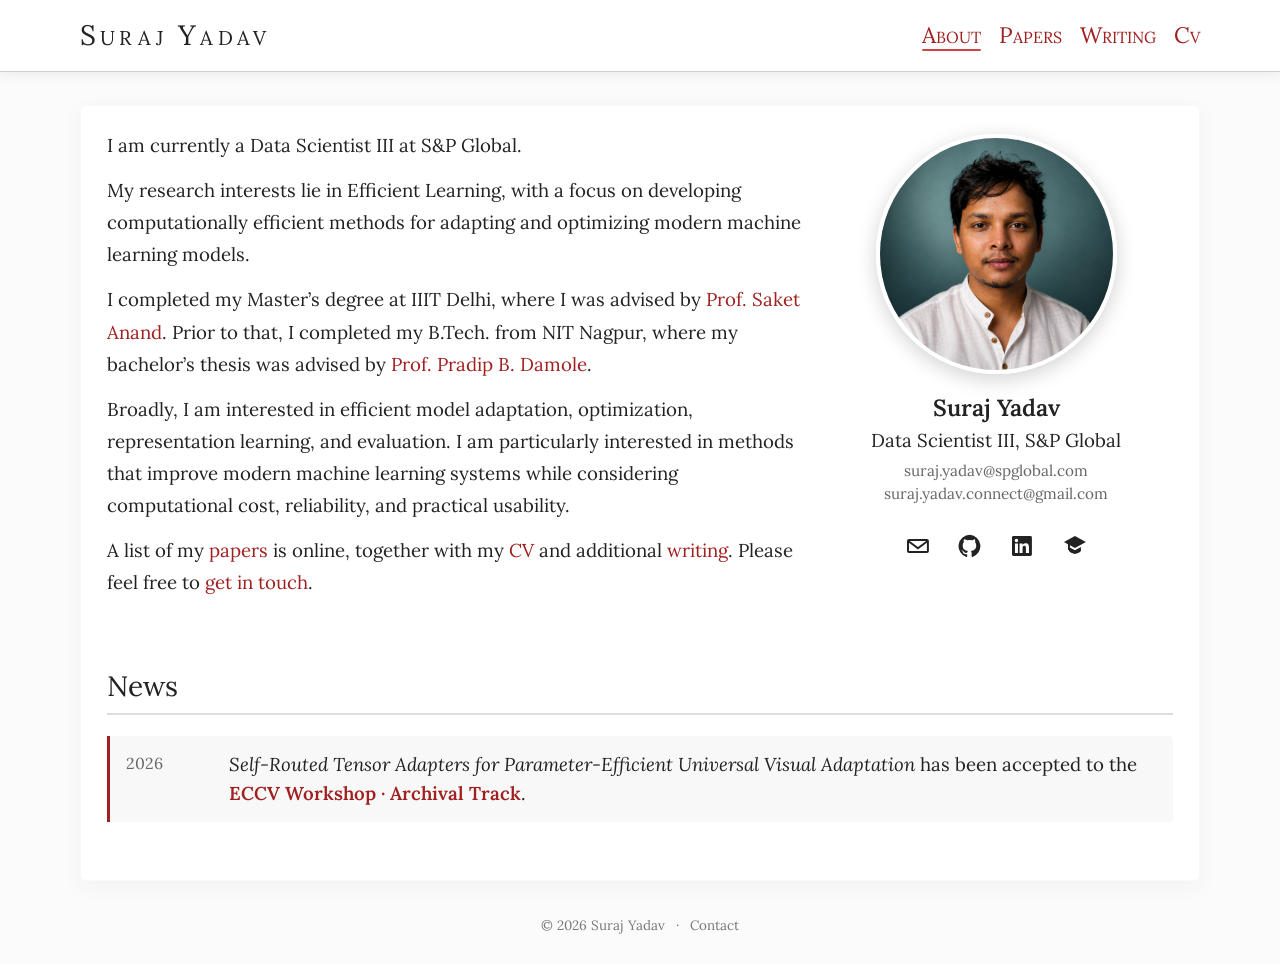
<file: index.html>
<!doctype html>
<html lang="en">
<head>
  <meta charset="UTF-8" />
  <meta name="viewport" content="width=device-width, initial-scale=1.0" />
  <meta name="description" content="Suraj Yadav — Data Scientist III at S&amp;P Global researching efficient machine learning." />
  <title>Suraj Yadav</title>
  <link rel="stylesheet" href="style.css" />
</head>
<body>
<div class="page">
  <script src="header.js?v=2"></script>

  <main>
    <section class="home-intro" aria-label="About Suraj Yadav">
      <aside class="home-profile" aria-label="Profile">
        <div class="profile-card">
          <img src="photo.jpg" alt="Suraj Yadav" />
          <strong>Suraj Yadav</strong><br />
          <span class="profile-role">Data Scientist III, S&amp;P Global</span><br />
          <div class="profile-emails">
            <a class="profile-email" href="mailto:suraj.yadav@spglobal.com">suraj.yadav@spglobal.com</a>
            <a class="profile-email" href="mailto:suraj.yadav.connect@gmail.com">suraj.yadav.connect@gmail.com</a>
          </div>

          <div class="profile-links" aria-label="Contact links">
            <a href="mailto:suraj.yadav.connect@gmail.com" aria-label="Email Suraj" data-label="Email">
              <svg viewBox="0 0 24 24" aria-hidden="true"><path d="M3 5h18a2 2 0 0 1 2 2v10a2 2 0 0 1-2 2H3a2 2 0 0 1-2-2V7a2 2 0 0 1 2-2Zm9 8.1L20.2 7H3.8L12 13.1Zm0 2.4L3 8.8V17h18V8.8l-9 6.7Z"/></svg>
            </a>
            <a href="https://github.com/surajyadav-research" target="_blank" rel="noopener noreferrer" aria-label="Suraj on GitHub" data-label="GitHub">
              <svg viewBox="0 0 24 24" aria-hidden="true"><path d="M12 .7a11.5 11.5 0 0 0-3.6 22.4c.6.1.8-.2.8-.6v-2.2c-3.3.7-4-1.4-4-1.4-.5-1.4-1.3-1.7-1.3-1.7-1.1-.7.1-.7.1-.7 1.2.1 1.8 1.2 1.8 1.2 1.1 1.8 2.8 1.3 3.5 1 .1-.8.4-1.3.8-1.6-2.6-.3-5.4-1.3-5.4-5.7 0-1.3.5-2.3 1.2-3.1-.1-.3-.5-1.5.1-3.1 0 0 1-.3 3.2 1.2a11 11 0 0 1 5.8 0C15.8 4.9 17 5.2 17 5.2c.6 1.6.2 2.8.1 3.1.8.8 1.2 1.8 1.2 3.1 0 4.4-2.7 5.4-5.4 5.7.4.4.8 1.1.8 2.2v3.2c0 .4.2.7.8.6A11.5 11.5 0 0 0 12 .7Z"/></svg>
            </a>
            <a href="https://www.linkedin.com/in/suraj-yadav-2b3870202/" target="_blank" rel="noopener noreferrer" aria-label="Suraj on LinkedIn" data-label="LinkedIn">
              <svg viewBox="0 0 24 24" aria-hidden="true"><path d="M20.5 2H3.5A1.5 1.5 0 0 0 2 3.5v17A1.5 1.5 0 0 0 3.5 22h17a1.5 1.5 0 0 0 1.5-1.5v-17A1.5 1.5 0 0 0 20.5 2ZM8 19H5V9.5h3V19ZM6.5 8.2A1.75 1.75 0 1 1 6.5 4.7a1.75 1.75 0 0 1 0 3.5ZM19 19h-3v-4.6c0-1.1 0-2.5-1.6-2.5s-1.8 1.2-1.8 2.4V19h-3V9.5h2.9v1.3h.1a3.2 3.2 0 0 1 2.9-1.6c3.1 0 3.6 2 3.6 4.7V19Z"/></svg>
            </a>
            <a href="https://scholar.google.com/citations?user=UGjOBC4AAAAJ&amp;hl=en" target="_blank" rel="noopener noreferrer" aria-label="Suraj on Google Scholar" data-label="Scholar">
              <svg viewBox="0 0 24 24" aria-hidden="true"><path d="M12 2 1 8l4 2.2V16h2v-4.7L12 14l11-6-11-6Zm-6 11v4.2C7.7 19 9.8 20 12 20s4.3-1 6-2.8V13l-6 3.3L6 13Z"/></svg>
            </a>
          </div>
        </div>
      </aside>

      <div class="prose">
        <p>I am currently a Data Scientist III at S&amp;P Global.</p>
        <p>My research interests lie in Efficient Learning, with a focus on developing computationally efficient methods for adapting and optimizing modern machine learning models.</p>
        <p>I completed my Master’s degree at IIIT Delhi, where I was advised by <a href="https://www.iiitd.ac.in/anands" target="_blank" rel="noopener noreferrer">Prof. Saket Anand</a>. Prior to that, I completed my B.Tech. from NIT Nagpur, where my bachelor’s thesis was advised by <a href="https://vnit.ac.in/engineering/chemical/dr-pradip-b-damole/" target="_blank" rel="noopener noreferrer">Prof. Pradip B. Damole</a>.</p>
        <p>Broadly, I am interested in efficient model adaptation, optimization, representation learning, and evaluation. I am particularly interested in methods that improve modern machine learning systems while considering computational cost, reliability, and practical usability.</p>
        <p>A list of my <a href="research.html">papers</a> is online, together with my <a href="cv.html">CV</a> and additional <a href="writing.html">writing</a>. Please feel free to <a href="contact.html">get in touch</a>.</p>
      </div>
    </section>

    <section class="section home-news" aria-labelledby="news-heading">
      <h2 class="section-label" id="news-heading">News</h2>
      <ul class="news-list">
        <li>
          <time datetime="2026">2026</time>
          <span><em>Self-Routed Tensor Adapters for Parameter-Efficient Universal Visual Adaptation</em> has been accepted to the <strong class="news-conference">ECCV Workshop · Archival Track</strong>.</span>
        </li>
      </ul>
    </section>
  </main>
</div>
</body>
</html>
</file>
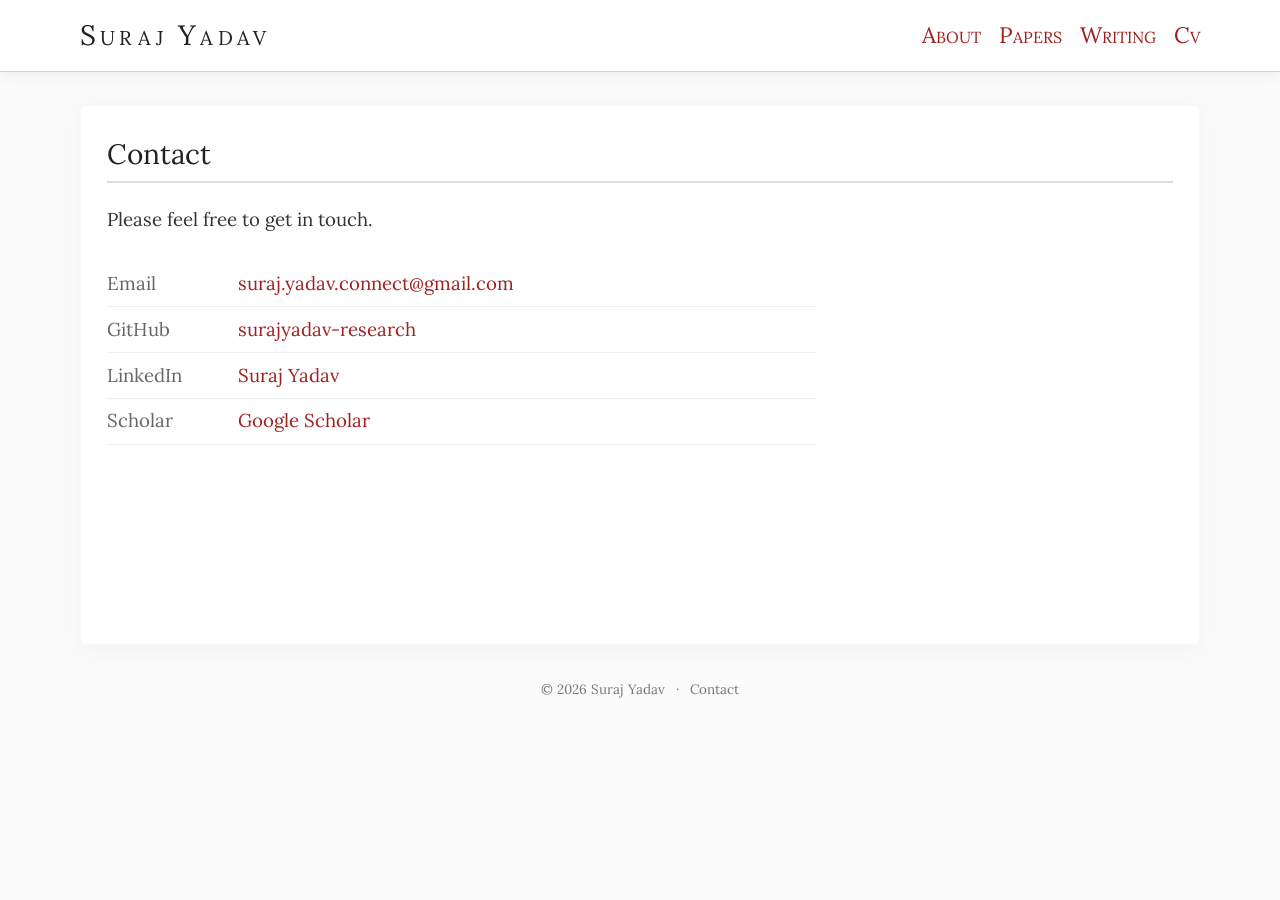
<file: contact.html>
<!doctype html>
<html lang="en">
<head>
  <meta charset="UTF-8" />
  <meta name="viewport" content="width=device-width, initial-scale=1.0" />
  <meta name="description" content="Contact Suraj Yadav." />
  <title>Contact | Suraj Yadav</title>
  <link rel="stylesheet" href="style.css" />
</head>
<body>
<div class="page">
  <script src="header.js?v=2"></script>
  <main>
    <section class="section">
      <div class="section-label">Contact</div>
      <p class="page-intro">Please feel free to get in touch.</p>
      <div class="contact-block">
        <div class="contact-line"><span class="contact-key">Email</span><span class="contact-val"><a href="mailto:suraj.yadav.connect@gmail.com">suraj.yadav.connect@gmail.com</a></span></div>
        <div class="contact-line"><span class="contact-key">GitHub</span><span class="contact-val"><a href="https://github.com/surajyadav-research" target="_blank" rel="noopener noreferrer">surajyadav-research</a></span></div>
        <div class="contact-line"><span class="contact-key">LinkedIn</span><span class="contact-val"><a href="https://www.linkedin.com/in/suraj-yadav-2b3870202/" target="_blank" rel="noopener noreferrer">Suraj Yadav</a></span></div>
        <div class="contact-line"><span class="contact-key">Scholar</span><span class="contact-val"><a href="https://scholar.google.com/citations?user=UGjOBC4AAAAJ&amp;hl=en" target="_blank" rel="noopener noreferrer">Google Scholar</a></span></div>
      </div>
    </section>
  </main>
</div>
</body>
</html>
</file>
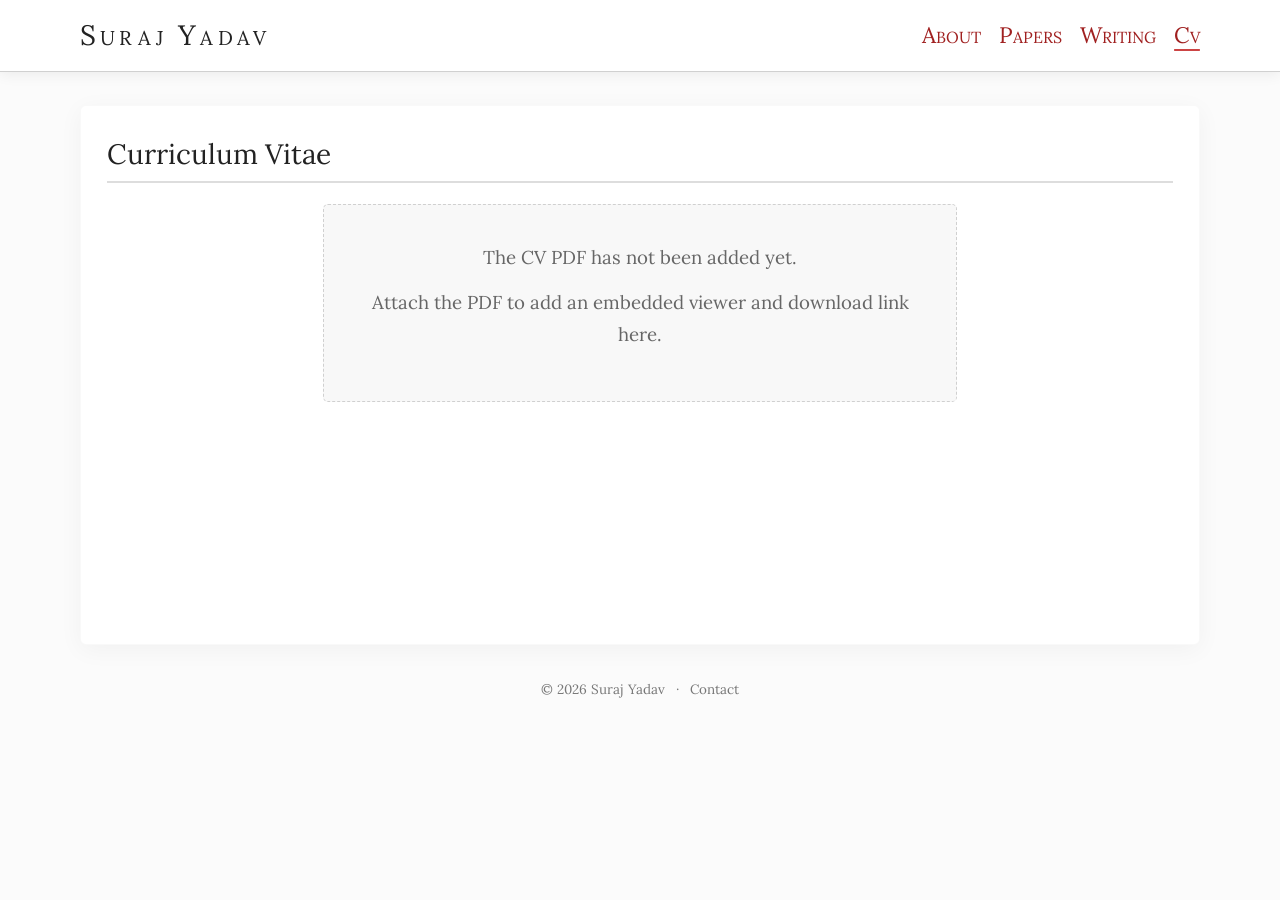
<file: cv.html>
<!doctype html>
<html lang="en">
<head>
  <meta charset="UTF-8" />
  <meta name="viewport" content="width=device-width, initial-scale=1.0" />
  <meta name="description" content="Curriculum vitae of Suraj Yadav." />
  <title>CV | Suraj Yadav</title>
  <link rel="stylesheet" href="style.css" />
</head>
<body>
<div class="page">
  <script src="header.js?v=2"></script>
  <main>
    <section class="section">
      <div class="section-label">Curriculum Vitae</div>
      <div class="cv-empty">
        <p>The CV PDF has not been added yet.</p>
        <p>Attach the PDF to add an embedded viewer and download link here.</p>
      </div>
    </section>
  </main>
</div>
</body>
</html>
</file>
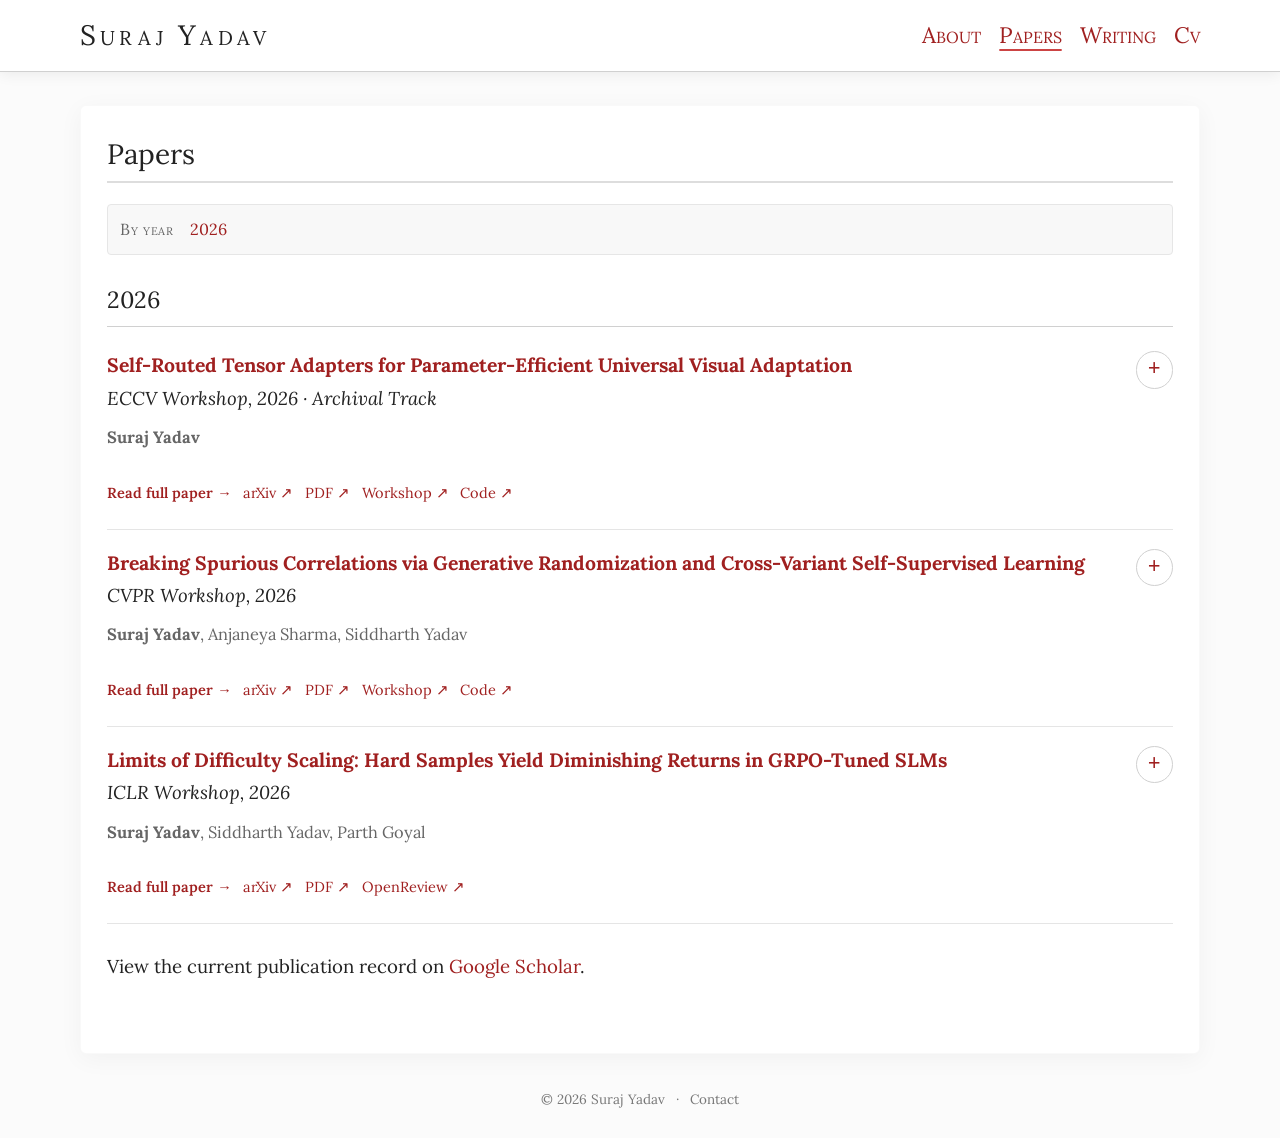
<file: research.html>
<!doctype html>
<html lang="en">
<head>
  <meta charset="UTF-8" />
  <meta name="viewport" content="width=device-width, initial-scale=1.0" />
  <meta name="description" content="Papers and research interests of Suraj Yadav." />
  <title>Papers | Suraj Yadav</title>
  <link rel="stylesheet" href="style.css" />
</head>
<body>
<div class="page">
  <script src="header.js?v=2"></script>
  <main>
    <section class="section">
      <div class="section-label">Papers</div>
      <nav class="year-index" aria-label="Publications by year">
        <span>By year</span>
        <a href="#2026">2026</a>
      </nav>

      <div class="publication-year" id="2026">
        <h2>2026</h2>

        <article class="publication-entry">
          <h3><a href="https://arxiv.org/abs/2608.16384" target="_blank" rel="noopener noreferrer">Self-Routed Tensor Adapters for Parameter-Efficient Universal Visual Adaptation</a></h3>
          <p class="publication-venue">ECCV Workshop, 2026 · Archival Track</p>
          <p class="publication-authors"><strong>Suraj Yadav</strong></p>
          <details class="paper-abstract">
            <summary title="Expand abstract"><span class="sr-only">Expand abstract</span></summary>
            <div class="paper-abstract-content">
              <h4>Abstract</h4>
              <p>Universal visual representations require adaptation mechanisms that adapt across heterogeneous domains without fragmenting knowledge into domain-specific modules. Parameter-efficient fine-tuning adapts frozen visual foundation models efficiently, but standard low-rank adapters use a fixed subspace for all inputs, which can be restrictive when domains differ in style, background, and semantic context. MoE-based adapters improve specialization through multiple expert pathways, but often rely on external routers and large expert banks, adding parameters and separating routing from adaptation. We propose <strong>Self-Routed Tensor Adapters</strong>, a compact framework for multi-domain visual adaptation. SRTA projects each input into a low-rank space, computes routing weights from this representation using a learnable domain matrix, and uses these weights to blend slices of a shared Tucker core. This produces a sample-specific adaptation matrix without an external gating network, allowing shared visual factors to be reused while supporting domain-aware specialization. To strengthen pathway learning, we introduce a progressive depth-weighted routing objective that supervises routing decisions across adapter layers. Across five heterogeneous multi-domain visual classification benchmarks, SRTA achieves competitive or slightly stronger average accuracy than MoE-style PEFT baselines while using substantially fewer trainable parameters. At rank 64, SRTA uses 2.77M parameters in the 4-domain setting compared with 9.52M for MoLoRA, and 3.00M in the 6-domain setting compared with 14.31M. Overall, SRTA offers an effective accuracy-parameter trade-off for adapting visual foundation models toward universal multi-domain representations.</p>
            </div>
          </details>
          <div class="entry-links">
            <a class="primary-paper-link" href="https://arxiv.org/abs/2608.16384" target="_blank" rel="noopener noreferrer">Read full paper →</a>
            <a href="https://arxiv.org/abs/2608.16384" target="_blank" rel="noopener noreferrer">arXiv ↗</a>
            <a href="https://arxiv.org/pdf/2608.16384v1" target="_blank" rel="noopener noreferrer">PDF ↗</a>
            <a href="https://uniworld-ai.github.io/" target="_blank" rel="noopener noreferrer">Workshop ↗</a>
            <a href="https://github.com/surajyadav-research/SRTA" target="_blank" rel="noopener noreferrer">Code ↗</a>
          </div>
        </article>

        <article class="publication-entry">
          <h3><a href="https://arxiv.org/abs/2607.05850" target="_blank" rel="noopener noreferrer">Breaking Spurious Correlations via Generative Randomization and Cross-Variant Self-Supervised Learning</a></h3>
          <p class="publication-venue">CVPR Workshop, 2026</p>
          <p class="publication-authors"><strong>Suraj Yadav</strong>, Anjaneya Sharma, Siddharth Yadav</p>
          <details class="paper-abstract">
            <summary title="Expand abstract"><span class="sr-only">Expand abstract</span></summary>
            <div class="paper-abstract-content">
              <h4>Abstract</h4>
              <p>Deep neural networks trained with Empirical Risk Minimization (ERM) often fail under distribution shifts because they exploit spurious correlations between object labels and background context. Recent generative approaches address this issue by creating counterfactual images with altered contexts, but typically use these samples as standard data augmentation, leaving the model free to retain background-sensitive representations. We propose a two-stage framework that uses generative intervention to explicitly learn background-invariant visual representations. First, we isolate the foreground object using zero-shot segmentation and generate context-shifted variants with a structure-preserving diffusion model, preserving object identity while varying the surrounding environment. We then introduce Cross-Variant Self-Supervised Learning, where variants of the same object under different backgrounds form positive pairs in a contrastive objective. This encourages the encoder to align object-centric representations while suppressing background-specific cues. Then, we fine-tune the pretrained encoder using an ERM warm-up followed by GroupDRO with layer-wise learning rates. Experiments on distribution-shift benchmarks demonstrate best worst-group performance, achieving 92.5% on Waterbirds, 81.7% on MetaShift, and 87.4% on NICO++.</p>
            </div>
          </details>
          <div class="entry-links">
            <a class="primary-paper-link" href="https://arxiv.org/abs/2607.05850" target="_blank" rel="noopener noreferrer">Read full paper →</a>
            <a href="https://arxiv.org/abs/2607.05850" target="_blank" rel="noopener noreferrer">arXiv ↗</a>
            <a href="https://generative-vision.github.io/workshop-CVPR-26/papers/23.pdf" target="_blank" rel="noopener noreferrer">PDF ↗</a>
            <a href="https://generative-vision.github.io/workshop-CVPR-26/" target="_blank" rel="noopener noreferrer">Workshop ↗</a>
            <a href="https://github.com/surajyadav-research/GRSSL" target="_blank" rel="noopener noreferrer">Code ↗</a>
          </div>
        </article>

        <article class="publication-entry">
          <h3><a href="https://arxiv.org/abs/2604.06298" target="_blank" rel="noopener noreferrer">Limits of Difficulty Scaling: Hard Samples Yield Diminishing Returns in GRPO-Tuned SLMs</a></h3>
          <p class="publication-venue">ICLR Workshop, 2026</p>
          <p class="publication-authors"><strong>Suraj Yadav</strong>, Siddharth Yadav, Parth Goyal</p>
          <details class="paper-abstract">
            <summary title="Expand abstract"><span class="sr-only">Expand abstract</span></summary>
            <div class="paper-abstract-content">
              <h4>Abstract</h4>
              <p>Recent alignment work on Large Language Models (LLMs) suggests preference optimization can improve reasoning by shifting probability mass toward better solutions. We test this claim in a resource-constrained setting by applying GRPO with LoRA to SLMs (up to 3B) for math reasoning on GSM8K and MATH datasets with difficulty-stratified analyses. As problem difficulty increases, accuracy plateaus, revealing a capacity boundary: GRPO primarily reshapes output preferences without reliably improving hardest-tier solving. Consistent with this, training GRPO only on lower-difficulty problems matches full-dataset accuracy across difficulty tiers while using only ~45% training steps, indicating diminishing returns from harder samples in this regime. We also find a cross-dataset generalization effect: GSM8K-trained GRPO achieves higher accuracy on the numeric subset of MATH than MATH-trained GRPO, exceeding it by ~5% at 1.5B and by ~3% at 3B. We show that the best achievable gains depend strongly on the base model's prior reasoning competence and the dataset's difficulty profile.</p>
            </div>
          </details>
          <div class="entry-links">
            <a class="primary-paper-link" href="https://arxiv.org/abs/2604.06298" target="_blank" rel="noopener noreferrer">Read full paper →</a>
            <a href="https://arxiv.org/abs/2604.06298" target="_blank" rel="noopener noreferrer">arXiv ↗</a>
            <a href="https://arxiv.org/pdf/2604.06298" target="_blank" rel="noopener noreferrer">PDF ↗</a>
            <a href="https://openreview.net/forum?id=765Ncc3tQe" target="_blank" rel="noopener noreferrer">OpenReview ↗</a>
          </div>
        </article>
      </div>

      <p class="scholar-link">View the current publication record on <a href="https://scholar.google.com/citations?user=UGjOBC4AAAAJ&amp;hl=en" target="_blank" rel="noopener noreferrer">Google Scholar</a>.</p>
    </section>
  </main>
</div>
</body>
</html>
</file>
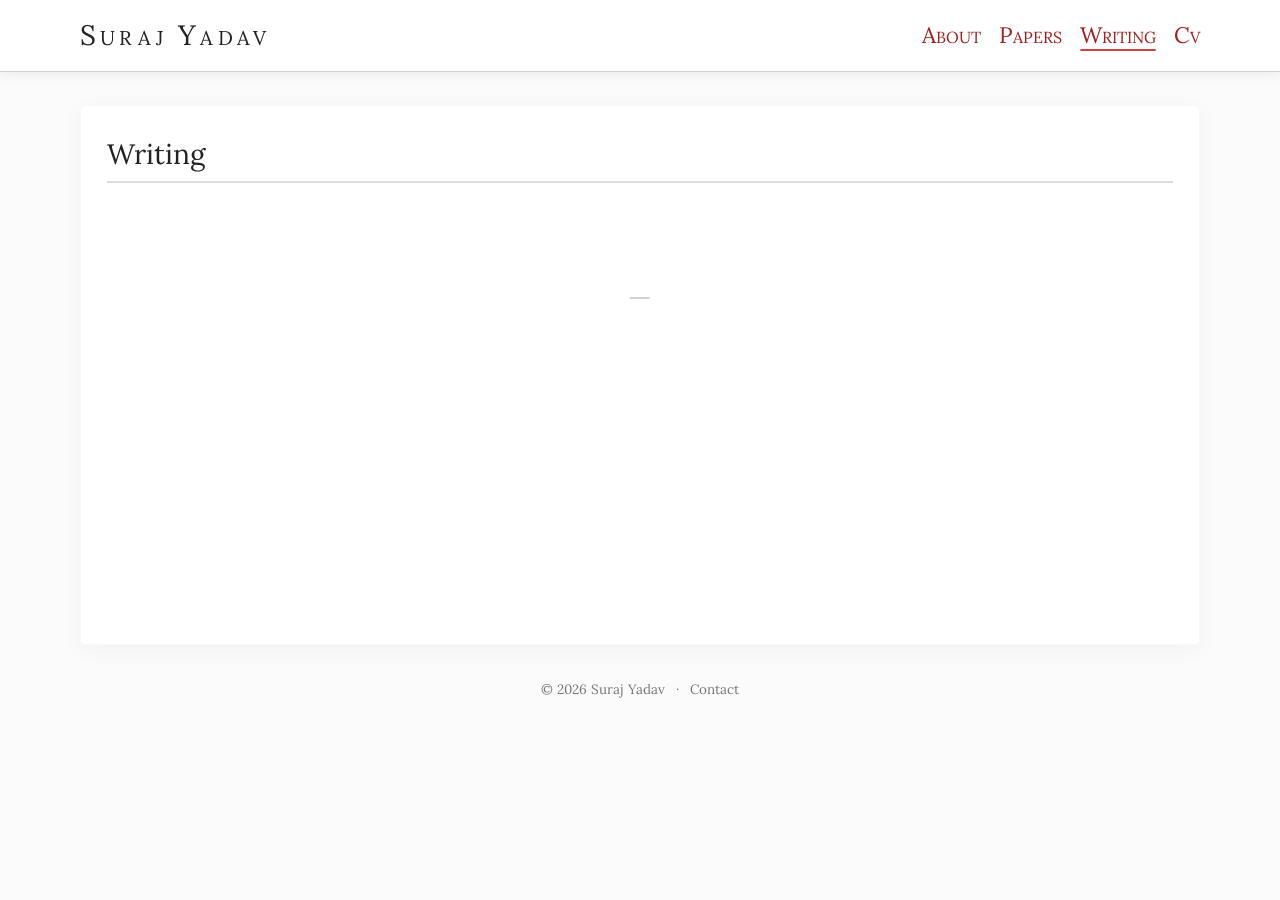
<file: writing.html>
<!doctype html>
<html lang="en">
<head>
  <meta charset="UTF-8" />
  <meta name="viewport" content="width=device-width, initial-scale=1.0" />
  <meta name="description" content="Writing by Suraj Yadav." />
  <title>Writing | Suraj Yadav</title>
  <link rel="stylesheet" href="style.css" />
</head>
<body>
<div class="page">
  <script src="header.js?v=2"></script>
  <main>
    <section class="section">
      <div class="section-label">Writing</div>
      <div class="writing-empty" aria-label="No writing published yet">—</div>
    </section>
  </main>
</div>
</body>
</html>
</file>
<file: style.css>
@import url('https://fonts.googleapis.com/css2?family=Lora:ital,wght@0,400;0,600;1,400&display=swap');

:root {
  --paper: #fbfbfb; --panel: #f8f8f8; --ink: #222; --ink-lt: #333;
  --ink-muted: #666; --rule: #d0d0d0; --accent: #a02020;
  --accent-hover: #c03030; --cream: #fefefe; --cream-dk: #ededed;
  --serif: "Lora", Georgia, serif; --display: "Lora", Georgia, serif;
  --mono: ui-monospace, SFMono-Regular, Menlo, Consolas, monospace;
}

*, *::before, *::after { box-sizing: border-box; }
html { scroll-behavior: smooth; }
body { margin: 0; background: var(--paper); color: var(--ink); font-family: var(--serif); font-size: 14pt; line-height: 1.7; text-rendering: optimizeLegibility; }
a { color: var(--accent); text-decoration: none; }
a:hover { color: var(--accent-hover); }
a:focus-visible, button:focus-visible { outline: 3px solid rgba(160,32,32,.28); outline-offset: 4px; border-radius: 2px; }
img, video { max-width: 100%; }
.page { width: 100%; }
.sr-only { position: absolute; width: 1px; height: 1px; padding: 0; margin: -1px; overflow: hidden; clip: rect(0,0,0,0); white-space: nowrap; border: 0; }

.site-header { width: 100%; min-height: 1.5em; padding: 1em 1.25em; background: rgba(255,255,255,.96); border-bottom: 1px solid var(--rule); box-shadow: 0 2px 14px rgba(0,0,0,.07); position: relative; z-index: 10; }
.site-header-inner { max-width: 60em; margin: 0 auto; display: flex; align-items: center; justify-content: space-between; gap: 2rem; }
.masthead-name { color: var(--ink); font-family: var(--serif); font-size: 1.5em; font-variant: small-caps; letter-spacing: .15em; line-height: 1.2; white-space: nowrap; }
.masthead-name em { color: inherit; font-style: normal; }
.masthead-tagline, .masthead-meta, .top-rule, .top-rule-thin { display: none; }
.site-nav { display: flex; gap: .8em; font-family: var(--serif); font-size: 1.2em; font-variant: small-caps; line-height: 1.2; }
.site-nav a { color: var(--accent); position: relative; }
.site-nav a::before { content: ""; position: absolute; left: 0; bottom: -2px; width: 100%; height: 2px; background: #c44; transform: scaleX(0); transition: transform .3s ease; }
.site-nav a:hover::before, .site-nav a.active::before { transform: scaleX(.99); }
.nav-toggle { display: none; }

main { max-width: 60em; margin: 1.75em auto 0; padding: 1.25em 1.4em 1.6em; background: #fff; border: 1px solid rgba(0,0,0,.025); border-radius: 6px; box-shadow: 0 5px 24px rgba(0,0,0,.045); min-height: 60vh; }
.section { padding: .3em 0 1.5em; }
.section + .section { margin-top: 1.3em; }
.section-label { border-bottom: 2px solid #ddd; padding: .2em 0 .45em; margin-bottom: .75em; font-family: var(--serif); font-size: 1.5em; font-weight: 400; line-height: 1; }
.section-label::after { display: none; }
.prose { max-width: none; color: var(--ink); font-size: 1em; line-height: 1.72; font-style: normal; }
.prose p, p { margin-top: 0; margin-bottom: .7em; }
.prose p + p { text-indent: 0; }
.prose.drop-cap p:first-child::first-letter { all: unset; }

.home-profile { width: 18em; float: right; margin: 0 0 1.25em 1.5em; padding-left: 10px; }
.profile-card { width: 16em; padding: .25em .5em .65em; text-align: center; overflow-wrap: anywhere; }
.profile-card img { display: block; width: 86%; aspect-ratio: 1; object-fit: cover; object-position: center 30%; border: 4px solid #fff; border-radius: 50%; box-shadow: 0 5px 20px rgba(0,0,0,.18); margin: 0 auto .8em; }
.profile-card strong { display: inline-block; margin-top: .1em; font-family: var(--serif); font-size: 1.25em; font-weight: 600; line-height: 1.35; }
.profile-role { font: inherit; white-space: nowrap; }
.profile-emails { margin-top: .18em; }
.profile-email { display: block; color: var(--ink-muted); font-size: .82em; line-height: 1.5; }
.profile-email:hover { color: var(--accent); }
.profile-links { display: flex; align-items: center; justify-content: center; gap: .6em; margin-top: .65em; padding-top: .35em; }
.profile-links a { position: relative; display: grid; place-items: center; width: 2.2em; height: 2.2em; color: var(--ink); border-radius: 50%; transition: color .18s ease, background-color .18s ease, transform .18s ease; }
.profile-links a:hover { color: #fff; background: var(--accent); transform: translateY(-2px); }
.profile-links svg { width: 1.28em; height: 1.28em; fill: currentColor; }
.profile-links a::after { content: attr(data-label); position: absolute; left: 50%; bottom: calc(100% + .5em); transform: translate(-50%, 4px); padding: .22em .5em; color: #fff; background: var(--ink); border-radius: 3px; font-family: var(--serif); font-size: .62em; font-variant: normal; line-height: 1.3; white-space: nowrap; opacity: 0; visibility: hidden; transition: opacity .15s ease, transform .15s ease; pointer-events: none; }
.profile-links a:hover::after, .profile-links a:focus-visible::after { opacity: 1; visibility: visible; transform: translate(-50%, 0); }
.home-intro::after { content: ""; display: table; clear: both; }
.home-intro { min-height: 18em; }

.page-intro { max-width: 48em; margin-bottom: 1.4em; color: var(--ink-lt); }
.list-entry { max-width: 52em; padding: .85em 0 1.15em; border-bottom: 1px solid #ddd; }
.list-entry:last-child { border-bottom: 0; }
.list-entry h2 { margin: 0 0 .15em; font-size: 1.05em; font-weight: 600; }
.list-entry p { margin-bottom: .35em; }
.entry-meta, .dated-entry time { color: var(--ink-muted); font-size: .82em; }
.pending-link { color: var(--ink-muted); font-size: .8em; font-style: italic; }
.dated-entry { display: grid; grid-template-columns: 8em 1fr; gap: 1em; }

.dummy-badge { display: inline-block; margin-bottom: .35em; padding: .06em .48em; color: #6a5715; background: #fff3b5; border: 1px solid #e2ce74; border-radius: 3px; font-family: var(--mono); font-size: .58em; font-weight: 600; letter-spacing: .06em; text-transform: uppercase; vertical-align: middle; }
.year-index { display: flex; align-items: center; flex-wrap: wrap; gap: .65em; margin: 1.2em 0 1.6em; padding: .6em .75em; background: var(--panel); border: 1px solid #e6e6e6; border-radius: 4px; font-size: .86em; }
.year-index span { color: var(--ink-muted); font-variant: small-caps; letter-spacing: .04em; }
.year-index a { padding: .08em .35em; }
.publication-year { scroll-margin-top: 1.5em; }
.publication-year > h2 { margin: 1em 0 .25em; padding-bottom: .25em; border-bottom: 1px solid var(--rule); font-size: 1.25em; font-weight: 400; }
.publication-entry { position: relative; padding: 1em 0 1.25em; border-bottom: 1px solid #e5e5e5; }
.publication-entry { padding-right: 2.7em; }
.publication-entry h3, .talk-entry h2, .writing-entry h2 { margin: 0 0 .18em; font-size: 1.04em; line-height: 1.45; }
.publication-entry p, .talk-entry p, .writing-entry p { margin-bottom: .45em; }
.publication-venue { font-style: italic; }
.publication-authors { color: var(--ink-muted); font-size: .88em; }
.entry-links { display: flex; flex-wrap: wrap; gap: .8em; margin-top: .55em; font-size: .78em; }
.entry-links span { color: var(--ink-muted); font-style: italic; }
.entry-links .primary-paper-link { font-weight: 600; }
.paper-abstract { margin: .7em 0 .9em; }
.paper-abstract summary { position: absolute; top: 1em; right: 0; display: grid; place-items: center; width: 2em; height: 2em; color: var(--accent); background: #fff; border: 1px solid var(--rule); border-radius: 50%; cursor: pointer; list-style: none; transition: color .18s ease, border-color .18s ease, background-color .18s ease, transform .18s ease; }
.paper-abstract summary::-webkit-details-marker { display: none; }
.paper-abstract summary::before { content: "+"; font-family: var(--mono); font-size: 1.15em; line-height: 1; }
.paper-abstract[open] summary::before { content: "−"; }
.paper-abstract summary:hover { color: #fff; background: var(--accent); border-color: var(--accent); transform: translateY(-1px); }
.paper-abstract-content { margin-top: .75em; padding: .7em .8em .25em; background: #fafafa; border-left: 2px solid var(--rule); font-size: .86em; line-height: 1.65; }
.paper-abstract-content h4 { margin: 0 0 .35em; font-size: .88em; font-variant: small-caps; letter-spacing: .04em; }
.paper-abstract-content p:last-child { margin-bottom: .35em; }
.scholar-link { margin-top: 1.4em; }
.cv-empty { max-width: 34em; margin: 1em auto; padding: 2em; color: var(--ink-muted); background: var(--panel); border: 1px dashed var(--rule); border-radius: 5px; text-align: center; }
.writing-empty { padding: 2.5em 0 3em; color: var(--rule); font-size: 1.5em; text-align: center; }
.talk-entry, .writing-entry { display: grid; grid-template-columns: 8em 1fr; gap: 1.2em; padding: 1em 0 1.25em; border-bottom: 1px solid #e5e5e5; }
.talk-entry:last-child, .writing-entry:last-child { border-bottom: 0; }
.talk-date span { display: block; font-size: .92em; }
.talk-date small, .writing-entry time { color: var(--ink-muted); font-size: .72em; line-height: 1.45; }

.now-grid { display: grid; grid-template-columns: 1fr 1fr; gap: 1.2em 2em; }
.now-item-label { font-weight: 600; margin-bottom: .15em; }
.now-item-content { color: var(--ink); font-size: .95em; line-height: 1.65; }
.topic { color: inherit; }
.timeline, .paper-list, .news-list { list-style: none; margin: 0; padding: 0; }
.home-news { clear: both; margin-top: 1.4em; }
.news-list li { display: grid; grid-template-columns: 4.5em 1fr; gap: 1em; padding: .75em .85em; background: var(--panel); border-left: 3px solid var(--accent); border-bottom: 1px solid #eee; border-radius: 0 4px 4px 0; }
.news-list li:last-child { border-bottom: 0; }
.news-list time { color: var(--ink-muted); font-size: .85em; }
.news-list span { line-height: 1.55; }
.news-conference { color: var(--accent); font-weight: 600; }
.tl-item { display: grid; grid-template-columns: 9em 1fr; gap: 1em; padding: .55em 0 1em; border-bottom: 1px solid #eee; }
.tl-dot { display: none; }
.tl-year { color: var(--ink-muted); font-size: .83em; text-align: right; }
.tl-role { font-weight: 600; line-height: 1.4; }
.tl-org { color: var(--accent); font-size: .88em; }
.tl-desc { color: var(--ink-lt); font-size: .9em; line-height: 1.55; }

.paper-list li { display: grid; grid-template-columns: 4em 1fr; gap: 1em; padding: .85em 0 1.1em; border-bottom: 1px solid #e5e5e5; }
.paper-list li:last-child { border-bottom: 0; }
.paper-year { color: var(--ink-muted); font-size: .85em; }
.paper-title { font-size: 1em; font-weight: 600; line-height: 1.5; }
.paper-meta { color: var(--ink-muted); font-size: .86em; line-height: 1.55; }

.contact-block { max-width: 38em; }
.contact-line { display: grid; grid-template-columns: 7em 1fr; padding: .35em 0; border-bottom: 1px solid #eee; }
.contact-key { color: var(--ink-muted); }
.text-link { font-size: .9em; }
.text-link-muted { color: var(--ink-muted); }
.site-footer { max-width: 60em; margin: 0 auto; padding: 2.5em 1em 2em; color: #777; font-size: .72em; text-align: center; }
.site-footer a { color: #777; }
.site-footer a:hover { color: var(--accent); }
.footer-ornament { margin: 0 .8em; }

@media (max-width: 40em) {
  body { font-size: 12pt; }
  .site-header { padding: .9em 1em; }
  .site-header-inner { align-items: center; position: relative; }
  .masthead-name { font-size: 1.25em; letter-spacing: .1em; }
  .nav-toggle { display: flex; width: 2.4em; height: 2.4em; padding: .48em; border: 0; border-radius: 4px; background: transparent; flex-direction: column; justify-content: space-around; cursor: pointer; }
  .nav-toggle span:not(.sr-only) { display: block; width: 100%; height: 2px; background: var(--ink); transition: transform .2s ease, opacity .2s ease; }
  .nav-toggle[aria-expanded="true"] span:nth-child(1) { transform: translateY(6px) rotate(45deg); }
  .nav-toggle[aria-expanded="true"] span:nth-child(2) { opacity: 0; }
  .nav-toggle[aria-expanded="true"] span:nth-child(3) { transform: translateY(-6px) rotate(-45deg); }
  .site-nav { display: none; position: absolute; top: calc(100% + .9em); right: 0; min-width: 10em; padding: .55em .75em; gap: 0; background: #fff; border: 1px solid var(--rule); border-radius: 4px; box-shadow: 0 8px 24px rgba(0,0,0,.12); font-size: 1em; }
  .site-nav.is-open { display: flex; flex-direction: column; }
  .site-nav a { padding: .35em .25em; }
  .site-nav a::before { bottom: .25em; }
  main { margin-top: .8em; padding: .85em 1em 1.2em; border: 0; border-radius: 0; box-shadow: none; }
  .home-profile { float: none; width: 100%; margin: 0 0 1.2em; padding: 0; }
  .profile-card { width: 100%; padding: .8em; }
  .profile-card img { width: min(12em, 65vw); margin: 0 auto .6em; }
  .profile-role { white-space: normal; }
  .dated-entry { grid-template-columns: 1fr; gap: .1em; }
  .talk-entry, .writing-entry { grid-template-columns: 1fr; gap: .25em; }
  .now-grid { grid-template-columns: 1fr; }
  .tl-item, .paper-list li, .news-list li { grid-template-columns: 1fr; gap: .1em; }
  .tl-year { text-align: left; }
}

@media (min-width: 40.01em) and (max-width: 68em) {
  .site-header-inner, main { max-width: calc(100% - 2em); }
}

@media (prefers-reduced-motion: reduce) { *, *::before, *::after { scroll-behavior: auto !important; transition: none !important; } }
</file>
